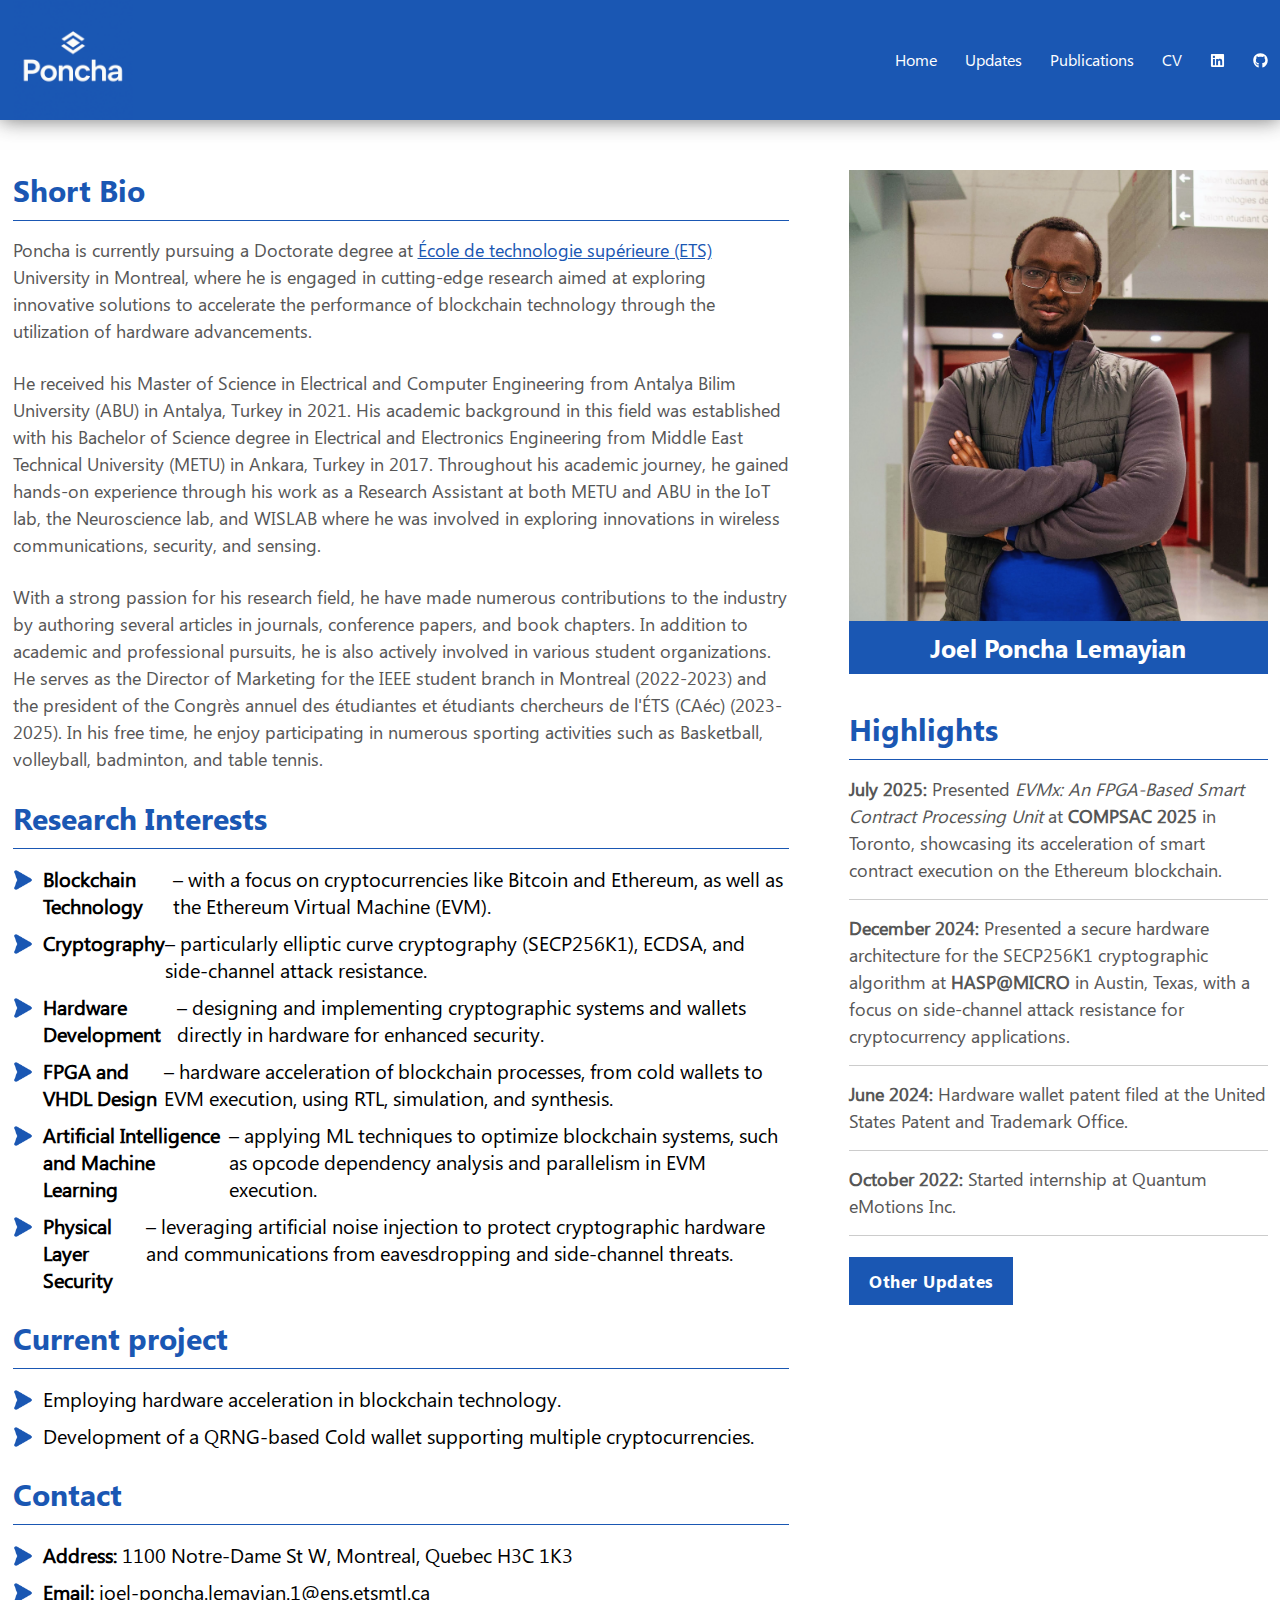
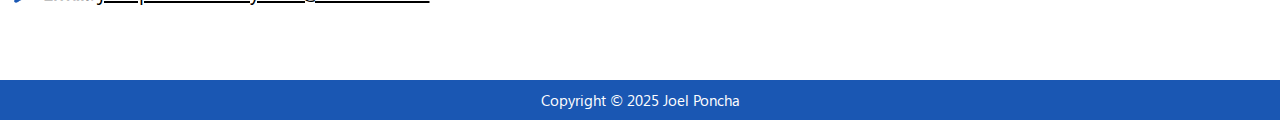
<file: index.html>
<!DOCTYPE html>
<html lang="en">
<head>
    <meta charset="UTF-8">
    <meta name="viewport" content="width=device-width, initial-scale=1.0">
    <title>Joel Poncha Lemayian</title>
    <link href="css/style.css" rel="stylesheet"/>
    <script src="javascript/header-footer.js"></script>
</head>
<body>
    
    <main-header></main-header>
    <main id="main">
    <section id="hero_section">
        <div class="container">
            <div class="row">
                <div class="content_part">
                     <div class="client_image">
                        <img src="assets/images/joel.jpg" alt="joel"/>
                        <div class="cline_name">Joel Poncha Lemayian</div>
                    </div>
                    <h2>Short Bio</h2>
                    <p>Poncha is currently pursuing a Doctorate degree at <a href="https://www.etsmtl.ca/">École de technologie supérieure (ETS)</a> University in Montreal, where he is engaged in cutting-edge research aimed at exploring innovative solutions to accelerate the performance of blockchain technology through the utilization of hardware advancements.</p>
                    <p>He received his Master of Science in Electrical and Computer Engineering from Antalya Bilim University (ABU) in Antalya, Turkey in 2021. His academic background in this field was established with his Bachelor of Science degree in Electrical and Electronics Engineering from Middle East Technical University (METU) in Ankara, Turkey in 2017. Throughout his academic journey, he gained hands-on experience through his work as a Research Assistant at both METU and ABU in the IoT lab, the Neuroscience lab, and WISLAB where he was involved in exploring innovations in wireless communications, security, and sensing.</p>
                    <p>With a strong passion for his research field, he have made numerous contributions to the industry by authoring several articles in journals, conference papers, and book chapters. In addition to academic and professional pursuits, he is also actively involved in various student organizations. He serves as the Director of Marketing for the IEEE student branch in Montreal (2022-2023) and the president of the Congrès annuel des étudiantes et étudiants chercheurs de l'ÉTS (CAéc) (2023-2025). In his free time, he enjoy participating in numerous sporting activities such as Basketball, volleyball, badminton, and table tennis.</p>
                    <h2>Research Interests</h2>
                    <ul>
                        <ul>
                            <li><strong>Blockchain Technology</strong> – with a focus on cryptocurrencies like Bitcoin and Ethereum, as well as the Ethereum Virtual Machine (EVM).</li>
                            <li><strong>Cryptography</strong> – particularly elliptic curve cryptography (SECP256K1), ECDSA, and side-channel attack resistance.</li>
                            <li><strong>Hardware Development</strong> – designing and implementing cryptographic systems and wallets directly in hardware for enhanced security.</li>
                            <li><strong>FPGA and VHDL Design</strong> – hardware acceleration of blockchain processes, from cold wallets to EVM execution, using RTL, simulation, and synthesis.</li>
                            <li><strong>Artificial Intelligence and Machine Learning</strong> – applying ML techniques to optimize blockchain systems, such as opcode dependency analysis and parallelism in EVM execution.</li>
                            <li><strong>Physical Layer Security</strong> – leveraging artificial noise injection to protect cryptographic hardware and communications from eavesdropping and side-channel threats.</li>
                    </ul>
                    <h2>Current project</h2>
                    <ul>
                        <li>Employing hardware acceleration in blockchain technology.</li>
                        <li>Development of a QRNG-based Cold wallet supporting multiple cryptocurrencies.</li>
                    </ul>
                    <h2>Contact</h2>
                    <ul>
                        <li><strong>Address:</strong>&nbsp;1100 Notre-Dame St W, Montreal, Quebec H3C 1K3</li>
                        <li><strong>Email:</strong>&nbsp;<a href="mailto:joel-poncha.lemayian.1@ens.etsmtl.ca">joel-poncha.lemayian.1@ens.etsmtl.ca</a></li>
                    </ul>
                </div>
                <div class="sidebar">
                    <div class="client_image">
                        <img src="assets/images/joel.jpg" alt="joel"/>
                        <div class="cline_name">Joel Poncha Lemayian</div>
                    </div>
                     <h2>Highlights</h2>
                     <div class="highlights">
                        <p><strong>July 2025:</strong> Presented <em>EVMx: An FPGA-Based Smart Contract Processing Unit</em> at <strong>COMPSAC 2025</strong> in Toronto, showcasing its acceleration of smart contract execution on the Ethereum blockchain.</p>
                     </div>
                     <div class="highlights">
                        <p><strong>December 2024:</strong> Presented a secure hardware architecture for the SECP256K1 cryptographic algorithm at <strong>HASP@MICRO</strong> in Austin, Texas, with a focus on side-channel attack resistance for cryptocurrency applications.</p>
                     </div>
                     <div class="highlights">
                        <p><strong>June 2024:</strong> Hardware wallet patent filed at the United States Patent and Trademark Office.</p>
                     </div>
                     <div class="highlights">
                        <p><strong>October 2022: </strong> Started internship at Quantum eMotions Inc.</p>
                     </div>
                     <a class="site_btn" href="/ImPoncha.github.io/updates">Other Updates</a>
                </div>
            </div>
        </div>
    </section>
     </main>
    <main-footer></main-footer>
    <script src="javascript/app.js"></script>
</body>
</html>
</file>
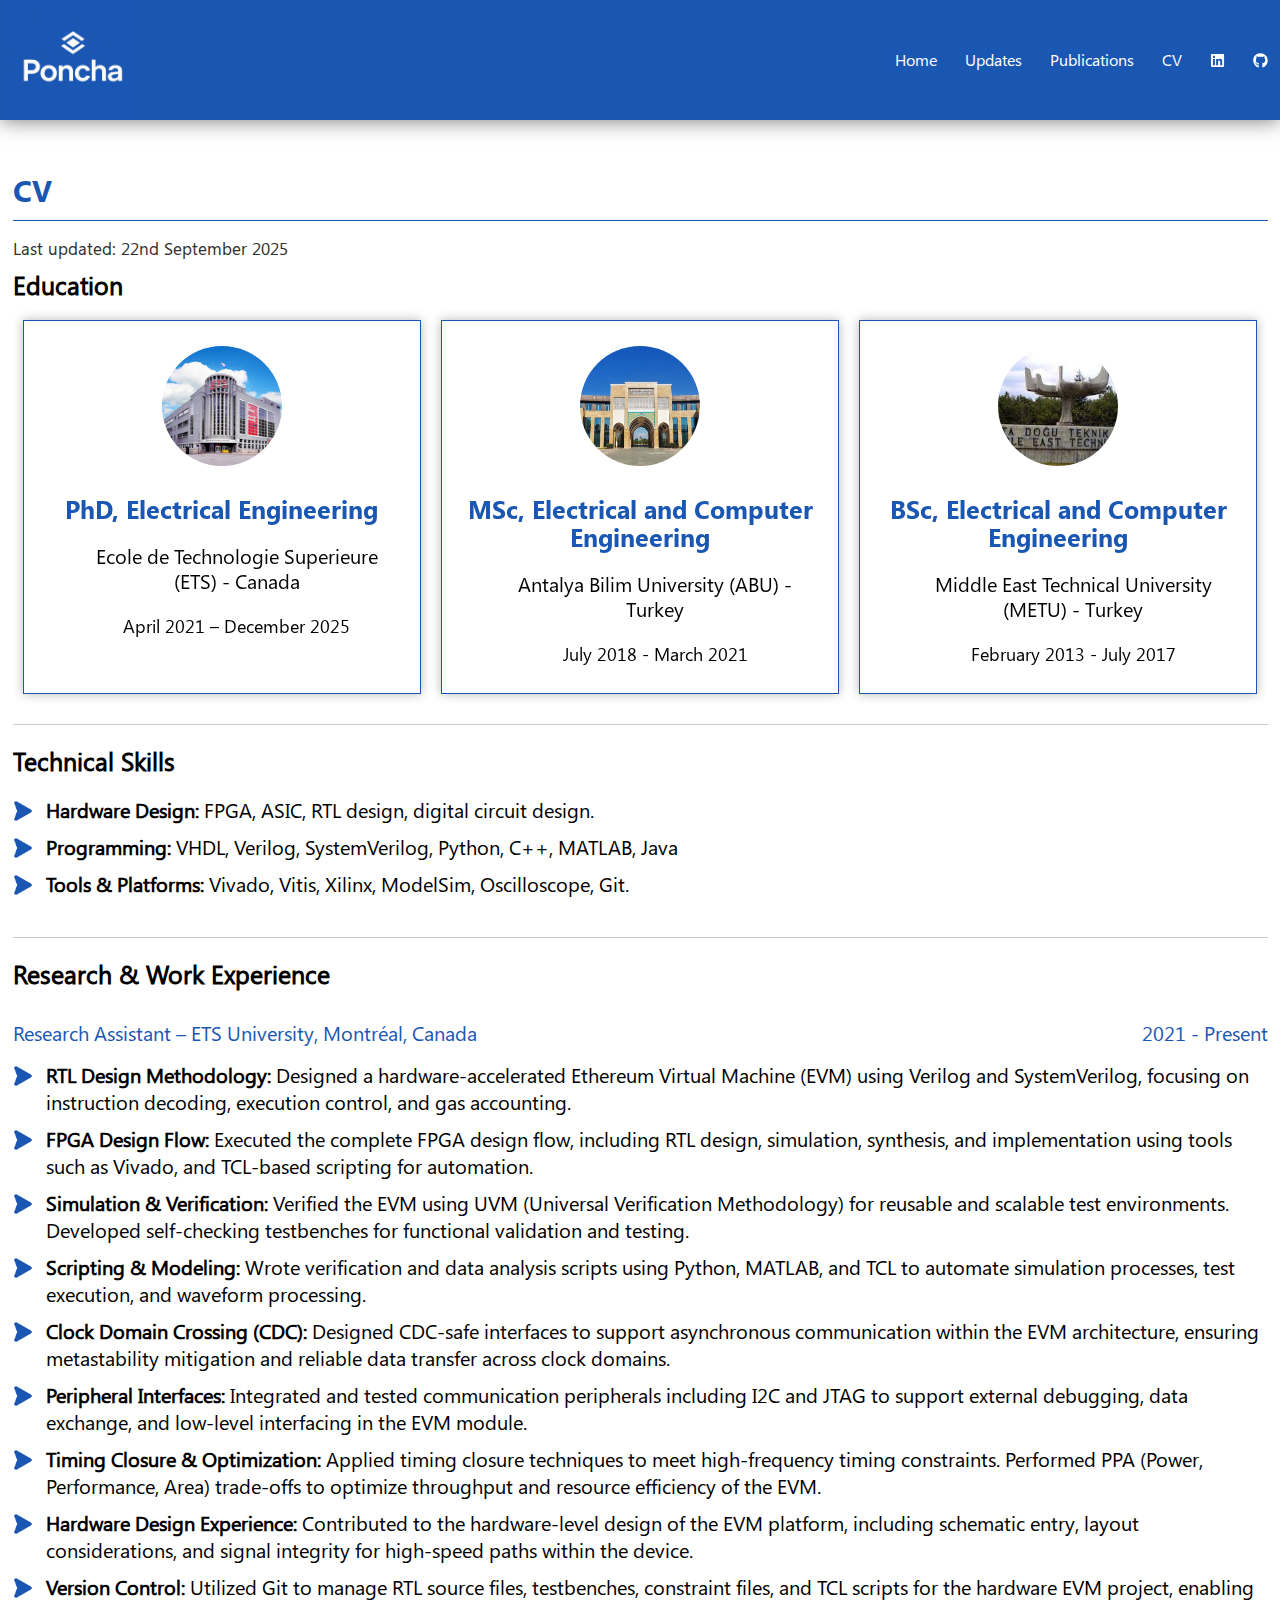
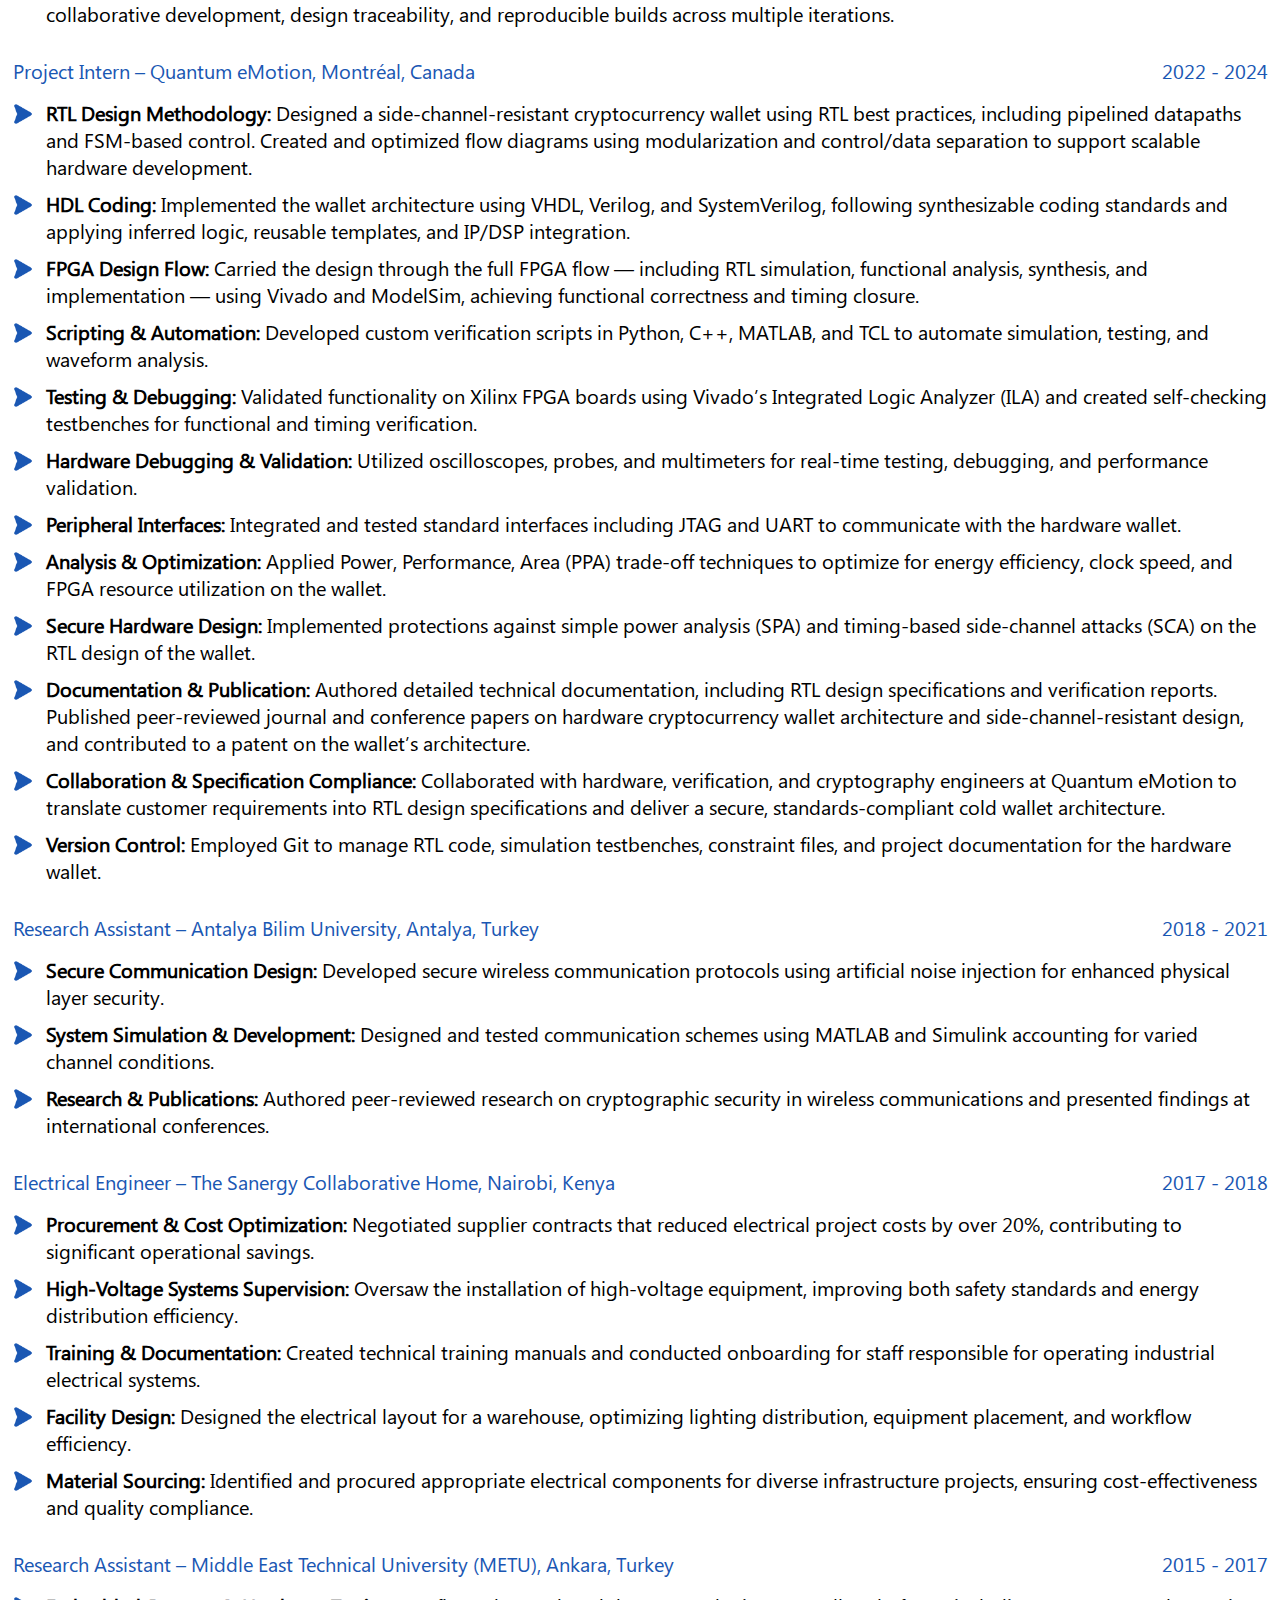
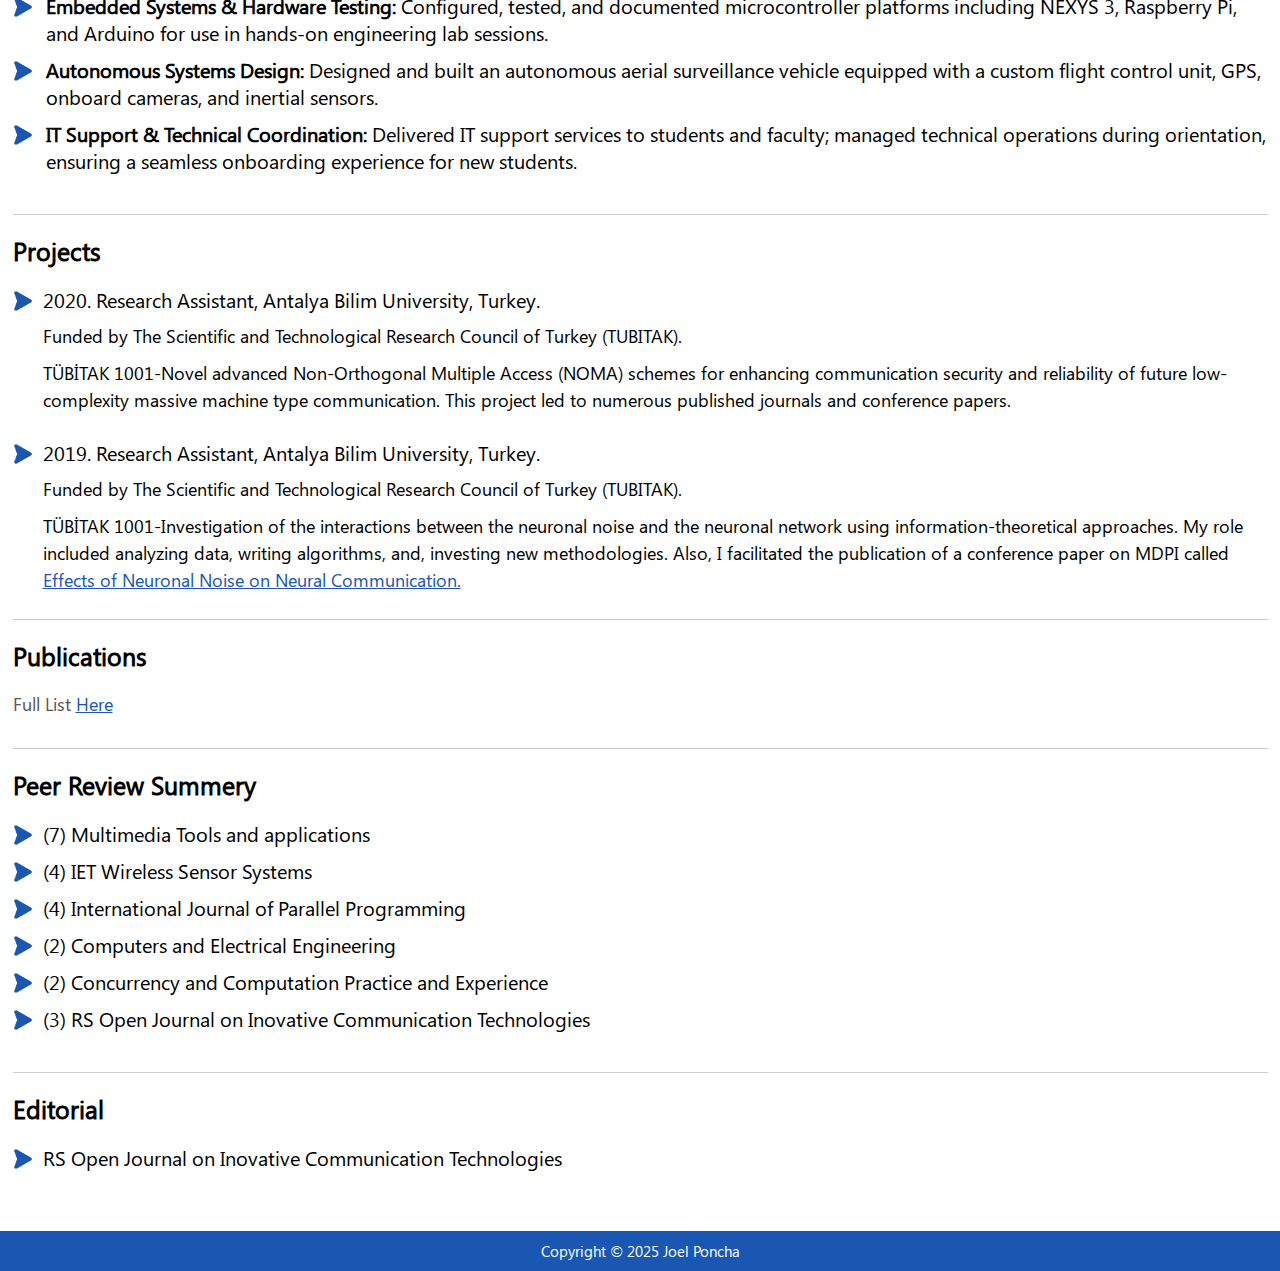
<file: CV.html>
<!DOCTYPE html>
<html lang="en">

<head>
    <meta charset="UTF-8">
    <meta name="viewport" content="width=device-width, initial-scale=1.0">
    <title>CV</title>
    <link href="css/style.css" rel="stylesheet" />
    <script src="javascript/header-footer.js"></script>
</head>

<body>
    <main-header></main-header>
    <main id="main">
        <section id="cv">
            <div class="container">
                <h2>CV</h2>
                <div class="last_updated">Last updated: 22nd September 2025</div>
                <div class="education">
                    <h3>Education</h3>
                    <div class="row">
                        <div class="education_box">
                           <div class="front_side">
                                <div class="ubi_img"><img src="assets/images/phd.png" alt="phd" /></div>
                                <h4>PhD, Electrical Engineering</h4>
                                <div class="university">Ecole de Technologie Superieure (ETS) - Canada</div>
                                <p>April 2021 – December 2025</p>
                            </div> 
                            <div class="back_side">
                                <div class="back_content"><strong>Thesis title:</strong> “FPGA-Based Solutions for Secure Cryptocurrency Wallets and Accelerated Smart Contract Execution”</div>
                                 <div class="back_content"><strong>Supervisor:</strong> Pascal Giard</div> 
                                 <div class="back_content"><strong>Co-supervisor:</strong> Kaiwen Zhang</div>                             
                            </div>
                        </div>
                        <div class="education_box">
                             <div class="front_side">
                                <div class="ubi_img"><img src="assets/images/msc.png" alt="msc" /></div>
                                <h4>MSc, Electrical and Computer Engineering</h4>
                                <div class="university">Antalya Bilim University (ABU) - Turkey</div>
                                <p>July 2018 - March 2021</p>
                            </div>
                            <div class="back_side">
                                <div class="back_content"><strong>Degree classification:</strong> High Honor</div>
                                 <div class="back_content"><strong>Dissertation title:</strong> “UAV-based Smart Rescue System Utilizing a Novel Wireless Communication Technique With Enhanced Security Against Internal and External Attacks”</div>                            
                                 <div class="back_content"><strong>Supervisor:</strong> Jehad Hamamreh</div>                            
                            </div>
                        </div>
                        <div class="education_box">
                            <div class="front_side">
                                <div class="ubi_img"><img src="assets/images/bsc.png" alt="bsc" /></div>
                                <h4>BSc, Electrical and Computer Engineering</h4>
                                <div class="university">Middle East Technical University (METU) - Turkey</div>
                                <p>February 2013 - July 2017</p>
                            </div>
                             <div class="back_side">
                                <div class="back_content"><strong>Degree classification:</strong>Honours</div>
                                <div class="back_content"><strong>Project:</strong>"Design and Development of an Autonomous Aerial Surveillance Vehicle (AASV)"</div>
                            </div>
                        </div>
                    </div>
                </div>
             
                <div class="technical_skills">
                    <h3>Technical Skills</h3>
                    <div class="content_part">
                        <ul>
                            <li><strong>Hardware Design:</strong>&nbsp;FPGA, ASIC, RTL design, digital circuit design.
                            </li>
                            <li><strong>Programming:</strong>&nbsp;VHDL, Verilog, SystemVerilog, Python, C++, MATLAB,
                                Java</li>
                            <li><strong>Tools & Platforms:</strong>&nbsp;Vivado, Vitis, Xilinx, ModelSim, Oscilloscope,
                                Git.</li>
                        </ul>
                    </div>
                </div>
                <div class="word_exp">
                    <h3>Research & Work Experience</h3>
                    <div class="content_part">

                        <!-- ETS -->
                        <div class="sub_head">Research Assistant – ETS University, Montréal, Canada<span>2021 -
                                Present</span></div>
                        <ul>
                            <li><strong>RTL Design Methodology:</strong> Designed a hardware-accelerated Ethereum
                                Virtual Machine (EVM) using Verilog and SystemVerilog, focusing on instruction decoding,
                                execution control, and gas accounting.</li>
                            <li><strong>FPGA Design Flow:</strong> Executed the complete FPGA design flow, including RTL
                                design, simulation, synthesis, and implementation using tools such as Vivado, and
                                TCL-based scripting for automation.</li>
                            <li><strong>Simulation & Verification:</strong> Verified the EVM using UVM (Universal
                                Verification Methodology) for reusable and scalable test environments. Developed
                                self-checking testbenches for functional validation and testing.</li>
                            <li><strong>Scripting & Modeling:</strong> Wrote verification and data analysis scripts
                                using Python, MATLAB, and TCL to automate simulation processes, test execution, and
                                waveform processing.</li>
                            <li><strong>Clock Domain Crossing (CDC):</strong> Designed CDC-safe interfaces to support
                                asynchronous communication within the EVM architecture, ensuring metastability
                                mitigation and reliable data transfer across clock domains.</li>
                            <li><strong>Peripheral Interfaces:</strong> Integrated and tested communication peripherals
                                including I2C and JTAG to support external debugging, data exchange, and low-level
                                interfacing in the EVM module.</li>
                            <li><strong>Timing Closure & Optimization:</strong> Applied timing closure techniques to
                                meet high-frequency timing constraints. Performed PPA (Power, Performance, Area)
                                trade-offs to optimize throughput and resource efficiency of the EVM.</li>
                            <li><strong>Hardware Design Experience:</strong> Contributed to the hardware-level design of
                                the EVM platform, including schematic entry, layout considerations, and signal integrity
                                for high-speed paths within the device.</li>
                            <li><strong>Version Control:</strong> Utilized Git to manage RTL source files, testbenches,
                                constraint files, and TCL scripts for the hardware EVM project, enabling collaborative
                                development, design traceability, and reproducible builds across multiple iterations.
                            </li>
                        </ul>

                        <!-- Quantum eMotion -->
                        <div class="sub_head">Project Intern – Quantum eMotion, Montréal, Canada<span>2022 - 2024</span>
                        </div>
                        <ul>
                            <li><strong>RTL Design Methodology:</strong> Designed a side-channel-resistant
                                cryptocurrency wallet using RTL best practices, including pipelined datapaths and
                                FSM-based control. Created and optimized flow diagrams using modularization and
                                control/data separation to support scalable hardware development.</li>
                            <li><strong>HDL Coding:</strong> Implemented the wallet architecture using VHDL, Verilog,
                                and SystemVerilog, following synthesizable coding standards and applying inferred logic,
                                reusable templates, and IP/DSP integration.</li>
                            <li><strong>FPGA Design Flow:</strong> Carried the design through the full FPGA flow —
                                including RTL simulation, functional analysis, synthesis, and implementation — using
                                Vivado and ModelSim, achieving functional correctness and timing closure.</li>
                            <li><strong>Scripting & Automation:</strong> Developed custom verification scripts in
                                Python, C++, MATLAB, and TCL to automate simulation, testing, and waveform analysis.
                            </li>
                            <li><strong>Testing & Debugging:</strong> Validated functionality on Xilinx FPGA boards
                                using Vivado’s Integrated Logic Analyzer (ILA) and created self-checking testbenches for
                                functional and timing verification.</li>
                            <li><strong>Hardware Debugging & Validation:</strong> Utilized oscilloscopes, probes, and
                                multimeters for real-time testing, debugging, and performance validation.</li>
                            <li><strong>Peripheral Interfaces:</strong> Integrated and tested standard interfaces
                                including JTAG and UART to communicate with the hardware wallet.</li>
                            <li><strong>Analysis & Optimization:</strong> Applied Power, Performance, Area (PPA)
                                trade-off techniques to optimize for energy efficiency, clock speed, and FPGA resource
                                utilization on the wallet.</li>
                            <li><strong>Secure Hardware Design:</strong> Implemented protections against simple power
                                analysis (SPA) and timing-based side-channel attacks (SCA) on the RTL design of the
                                wallet.</li>
                            <li><strong>Documentation & Publication:</strong> Authored detailed technical documentation,
                                including RTL design specifications and verification reports. Published peer-reviewed
                                journal and conference papers on hardware cryptocurrency wallet architecture and
                                side-channel-resistant design, and contributed to a patent on the wallet’s architecture.
                            </li>
                            <li><strong>Collaboration & Specification Compliance:</strong> Collaborated with hardware,
                                verification, and cryptography engineers at Quantum eMotion to translate customer
                                requirements into RTL design specifications and deliver a secure, standards-compliant
                                cold wallet architecture.</li>
                            <li><strong>Version Control:</strong> Employed Git to manage RTL code, simulation
                                testbenches, constraint files, and project documentation for the hardware wallet.</li>
                        </ul>

                        <!-- Antalya Bilim University -->
                        <div class="sub_head">Research Assistant – Antalya Bilim University, Antalya, Turkey<span>2018 -
                                2021</span></div>
                        <ul>
                            <li><strong>Secure Communication Design:</strong> Developed secure wireless communication
                                protocols using artificial noise injection for enhanced physical layer security.</li>
                            <li><strong>System Simulation & Development:</strong> Designed and tested communication
                                schemes using MATLAB and Simulink accounting for varied channel conditions.</li>
                            <li><strong>Research & Publications:</strong> Authored peer-reviewed research on
                                cryptographic security in wireless communications and presented findings at
                                international conferences.</li>
                        </ul>

                        <!-- Sanergy -->
                        <div class="sub_head">Electrical Engineer – The Sanergy Collaborative Home, Nairobi,
                            Kenya<span>2017 - 2018</span></div>
                        <ul>
                            <li><strong>Procurement & Cost Optimization:</strong> Negotiated supplier contracts that
                                reduced electrical project costs by over 20%, contributing to significant operational
                                savings.</li>
                            <li><strong>High-Voltage Systems Supervision:</strong> Oversaw the installation of
                                high-voltage equipment, improving both safety standards and energy distribution
                                efficiency.</li>
                            <li><strong>Training & Documentation:</strong> Created technical training manuals and
                                conducted onboarding for staff responsible for operating industrial electrical systems.
                            </li>
                            <li><strong>Facility Design:</strong> Designed the electrical layout for a warehouse,
                                optimizing lighting distribution, equipment placement, and workflow efficiency.</li>
                            <li><strong>Material Sourcing:</strong> Identified and procured appropriate electrical
                                components for diverse infrastructure projects, ensuring cost-effectiveness and quality
                                compliance.</li>
                        </ul>

                        <!-- METU -->
                        <div class="sub_head">Research Assistant – Middle East Technical University (METU), Ankara,
                            Turkey<span>2015 - 2017</span></div>
                        <ul>
                            <li><strong>Embedded Systems & Hardware Testing:</strong> Configured, tested, and documented
                                microcontroller platforms including NEXYS 3, Raspberry Pi, and Arduino for use in
                                hands-on engineering lab sessions.</li>
                            <li><strong>Autonomous Systems Design:</strong> Designed and built an autonomous aerial
                                surveillance vehicle equipped with a custom flight control unit, GPS, onboard cameras,
                                and inertial sensors.</li>
                            <li><strong>IT Support & Technical Coordination:</strong> Delivered IT support services to
                                students and faculty; managed technical operations during orientation, ensuring a
                                seamless onboarding experience for new students.</li>
                        </ul>

                    </div>
                </div>


                <div class="projects">
                    <h3>Projects</h3>
                    <div class="content_part">
                        <ul>
                            <li>2020. Research Assistant, Antalya Bilim University, Turkey.</li>
                            <p>Funded by The Scientific and Technological Research Council of Turkey (TUBITAK).</p>
                            <p>TÜBİTAK 1001-Novel advanced Non-Orthogonal Multiple Access (NOMA) schemes for enhancing
                                communication security and reliability of future low-complexity massive machine type
                                communication. This project led to numerous published journals and conference papers.
                            </p>
                        </ul>
                        <ul>
                            <li>2019. Research Assistant, Antalya Bilim University, Turkey.</li>
                            <p>Funded by The Scientific and Technological Research Council of Turkey (TUBITAK).</p>
                            <p>TÜBİTAK 1001-Investigation of the interactions between the neuronal noise and the
                                neuronal network using information-theoretical approaches. My role included analyzing
                                data, writing algorithms, and, investing new methodologies. Also, I facilitated the
                                publication of a conference paper on MDPI called <a
                                    href="https://www.mdpi.com/2504-3900/33/1/2">Effects of Neuronal Noise on Neural
                                    Communication.</a></p>
                        </ul>
                    </div>
                </div>
                <div class="publ">
                    <h3>Publications</h3>
                     <div class="content_part">
                    <p class="full_list" style="margin: 0;">Full List <a href="/ImPoncha.github.io/publications">Here</a></p>
                    </div>
                </div>
                <div class="review">
                    <h3>Peer Review Summery</h3>
                    <div class="content_part">
                        <ul>
                            <li>(7) Multimedia Tools and applications</li>
                            <li>(4) IET Wireless Sensor Systems</li>
                            <li>(4) International Journal of Parallel Programming</li>
                            <li>(2) Computers and Electrical Engineering</li>
                            <li>(2) Concurrency and Computation Practice and Experience</li>
                            <li>(3) RS Open Journal on Inovative Communication Technologies</li>
                        </ul>
                    </div>
                </div>
                <div class="editorial">
                    <h3>Editorial</h3>
                    <div class="content_part">
                        <ul>
                            <li>RS Open Journal on Inovative Communication Technologies</li>
                        </ul>
                    </div>
                </div>
            </div>
        </section>
    </main>
    <main-footer></main-footer>
    <script src="javascript/app.js"></script>
</body>

</html>
</file>
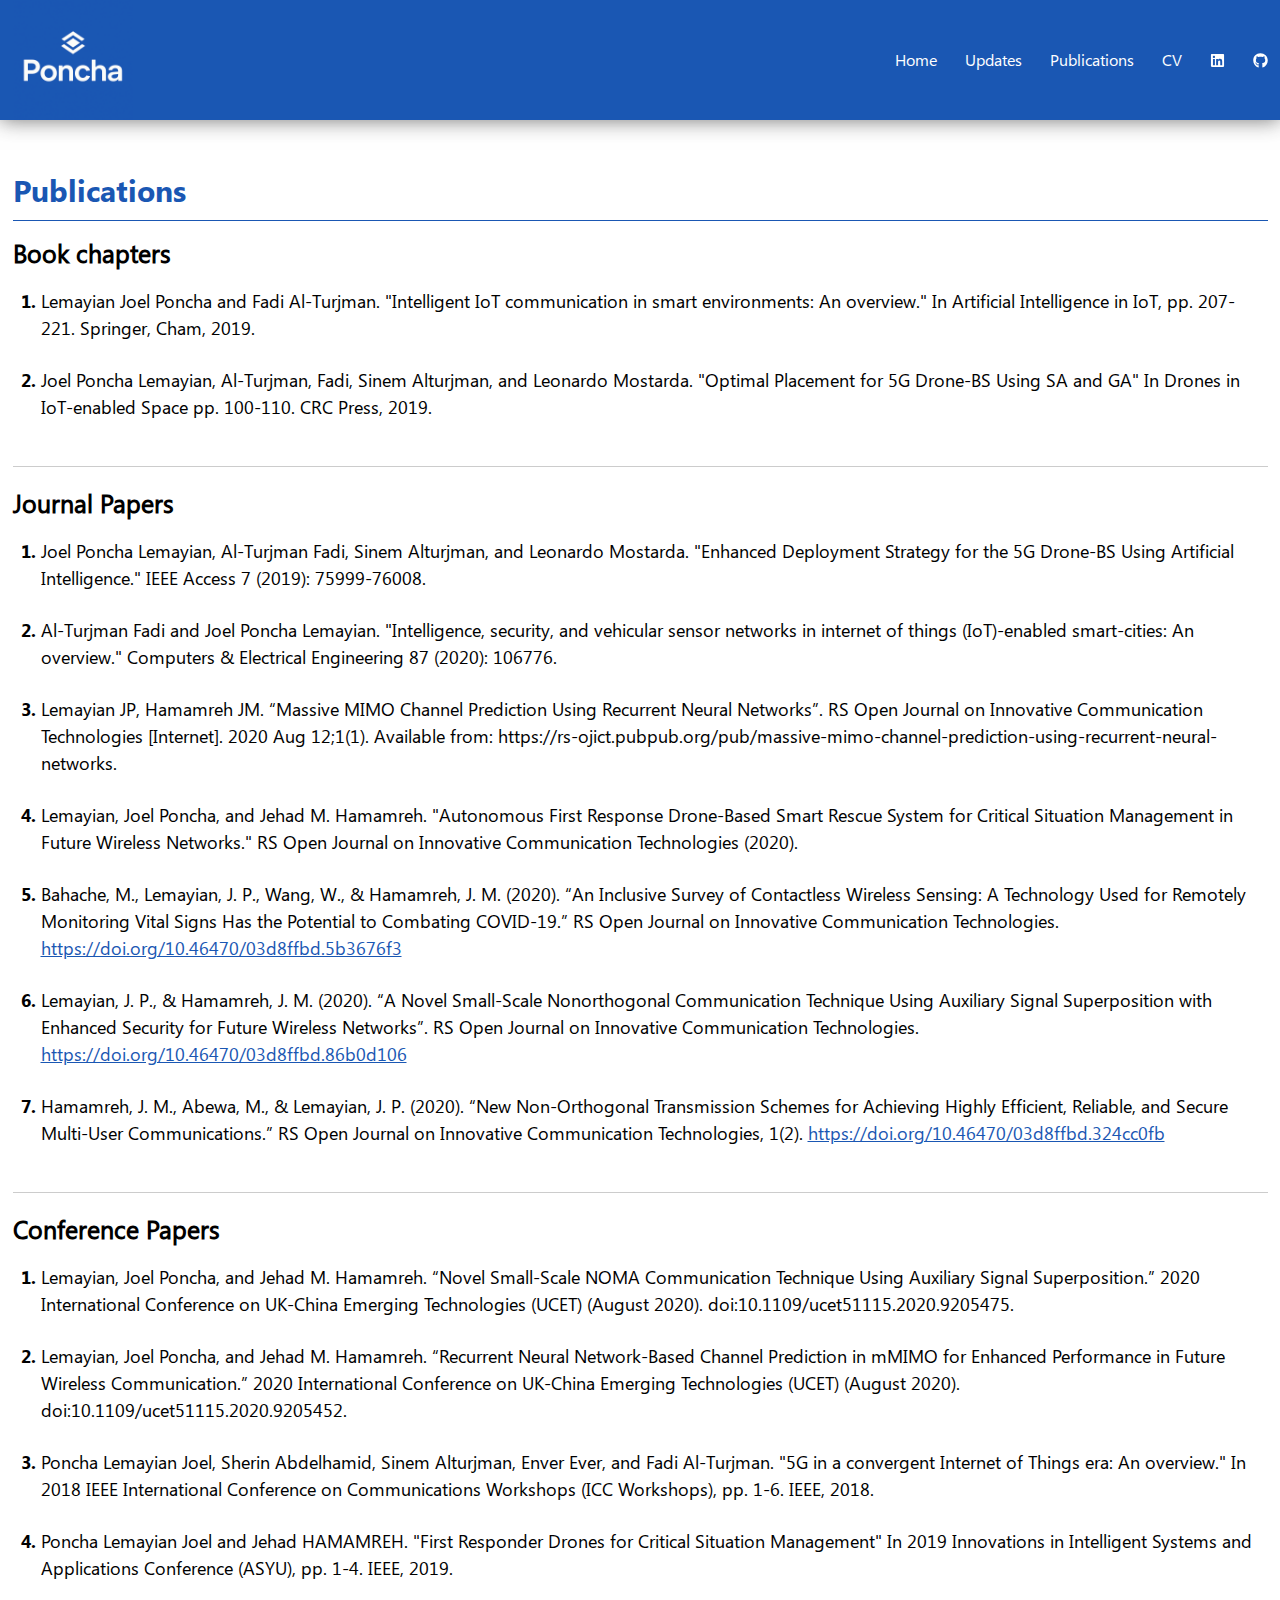
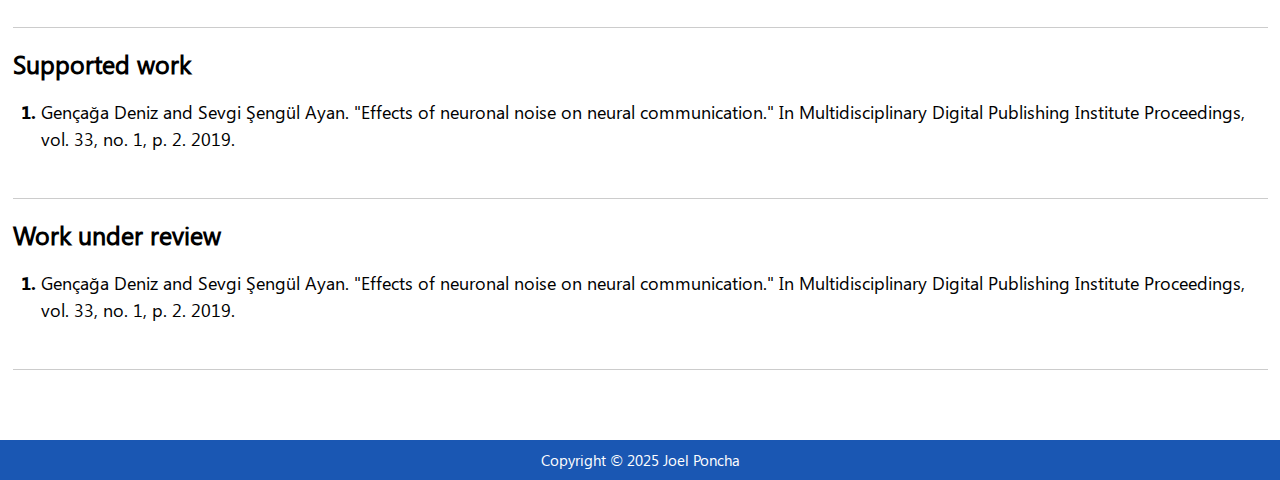
<file: publications.html>
<!DOCTYPE html>
<html lang="en">
<head>
    <meta charset="UTF-8">
    <meta name="viewport" content="width=device-width, initial-scale=1.0">
    <title>Publications</title>
    <link href="css/style.css" rel="stylesheet"/>
    <script src="javascript/header-footer.js"></script>
</head>
<body>
    <main-header></main-header>
    <main id="main">
        <section id="publications">
            <div class="container">
                <h2>Publications</h2>
                <div class="publication_lists">
                    <div class="pub_box">
                        <h3>Book chapters</h3>
                        <ol>
                            <li><p>Lemayian Joel Poncha and Fadi Al-Turjman. "Intelligent IoT communication in smart environments: An overview." In Artificial Intelligence in IoT, pp. 207-221. Springer, Cham, 2019.</p></li>
                            <li><p>Joel Poncha Lemayian, Al-Turjman, Fadi, Sinem Alturjman, and Leonardo Mostarda. "Optimal Placement for 5G Drone-BS Using SA and GA" In Drones in IoT-enabled Space pp. 100-110. CRC Press, 2019.</p></li>
                        </ol>
                    </div>
                    <div class="pub_box">
                        <h3>Journal Papers</h3>
                        <ol>
                            <li><p>Joel Poncha Lemayian, Al-Turjman Fadi, Sinem Alturjman, and Leonardo Mostarda. "Enhanced Deployment Strategy for the 5G Drone-BS Using Artificial Intelligence." IEEE Access 7 (2019): 75999-76008.</p></li>
                            <li><p>Al-Turjman Fadi and Joel Poncha Lemayian. "Intelligence, security, and vehicular sensor networks in internet of things (IoT)-enabled smart-cities: An overview." Computers & Electrical Engineering 87 (2020): 106776.</p></li>
                            <li><p>Lemayian JP, Hamamreh JM. “Massive MIMO Channel Prediction Using Recurrent Neural Networks”. RS Open Journal on Innovative Communication Technologies [Internet]. 2020 Aug 12;1(1). Available from: https://rs-ojict.pubpub.org/pub/massive-mimo-channel-prediction-using-recurrent-neural-networks.</p></li>
                            <li><p>Lemayian, Joel Poncha, and Jehad M. Hamamreh. "Autonomous First Response Drone-Based Smart Rescue System for Critical Situation Management in Future Wireless Networks." RS Open Journal on Innovative Communication Technologies (2020).</p></li>
                            <li><p>Bahache, M., Lemayian, J. P., Wang, W., & Hamamreh, J. M. (2020). “An Inclusive Survey of Contactless Wireless Sensing: A Technology Used for Remotely Monitoring Vital Signs Has the Potential to Combating COVID-19.” RS Open Journal on Innovative Communication Technologies. <a href="https://doi.org/10.46470/03d8ffbd.5b3676f3">https://doi.org/10.46470/03d8ffbd.5b3676f3</a></p></li>
                            <li><p>Lemayian, J. P., & Hamamreh, J. M. (2020). “A Novel Small-Scale Nonorthogonal Communication Technique Using Auxiliary Signal Superposition with Enhanced Security for Future Wireless Networks”. RS Open Journal on Innovative Communication Technologies. <a href="https://doi.org/10.46470/03d8ffbd.86b0d106">https://doi.org/10.46470/03d8ffbd.86b0d106</a></p></li>
                            <li><p>Hamamreh, J. M., Abewa, M., & Lemayian, J. P. (2020). “New Non-Orthogonal Transmission Schemes for Achieving Highly Efficient, Reliable, and Secure Multi-User Communications.” RS Open Journal on Innovative Communication Technologies, 1(2). <a href="https://doi.org/10.46470/03d8ffbd.324cc0fb">https://doi.org/10.46470/03d8ffbd.324cc0fb</a></p></li>
                        </ol>
                    </div>
                     <div class="pub_box">
                        <h3>Conference Papers</h3>
                        <ol>
                            <li><p>Lemayian, Joel Poncha, and Jehad M. Hamamreh. “Novel Small-Scale NOMA Communication Technique Using Auxiliary Signal Superposition.” 2020 International Conference on UK-China Emerging Technologies (UCET) (August 2020). doi:10.1109/ucet51115.2020.9205475.</p></li>
                            <li><p>Lemayian, Joel Poncha, and Jehad M. Hamamreh. “Recurrent Neural Network-Based Channel Prediction in mMIMO for Enhanced Performance in Future Wireless Communication.” 2020 International Conference on UK-China Emerging Technologies (UCET) (August 2020). doi:10.1109/ucet51115.2020.9205452.</p></li>
                            <li><p>Poncha Lemayian Joel, Sherin Abdelhamid, Sinem Alturjman, Enver Ever, and Fadi Al-Turjman. "5G in a convergent Internet of Things era: An overview." In 2018 IEEE International Conference on Communications Workshops (ICC Workshops), pp. 1-6. IEEE, 2018.</p></li>
                            <li><p>Poncha Lemayian Joel and Jehad HAMAMREH. "First Responder Drones for Critical Situation Management" In 2019 Innovations in Intelligent Systems and Applications Conference (ASYU), pp. 1-4. IEEE, 2019.</p></li>
                        </ol>
                    </div>
                    <div class="pub_box">
                        <h3>Supported work</h3>
                        <ol>
                            <li><p>Gençağa Deniz and Sevgi Şengül Ayan. "Effects of neuronal noise on neural communication." In Multidisciplinary Digital Publishing Institute Proceedings, vol. 33, no. 1, p. 2. 2019.</p></li>
                        </ol>
                    </div>
                    <div class="pub_box">
                        <h3>Work under review</h3>
                        <ol>
                            <li><p>Gençağa Deniz and Sevgi Şengül Ayan. "Effects of neuronal noise on neural communication." In Multidisciplinary Digital Publishing Institute Proceedings, vol. 33, no. 1, p. 2. 2019.</p></li></p></li>
                        </ol>
                    </div>
                </div>
            </div>
        </section>
    </main>
     <main-footer></main-footer>
     <script src="javascript/app.js"></script>
</body>
</html>
</file>
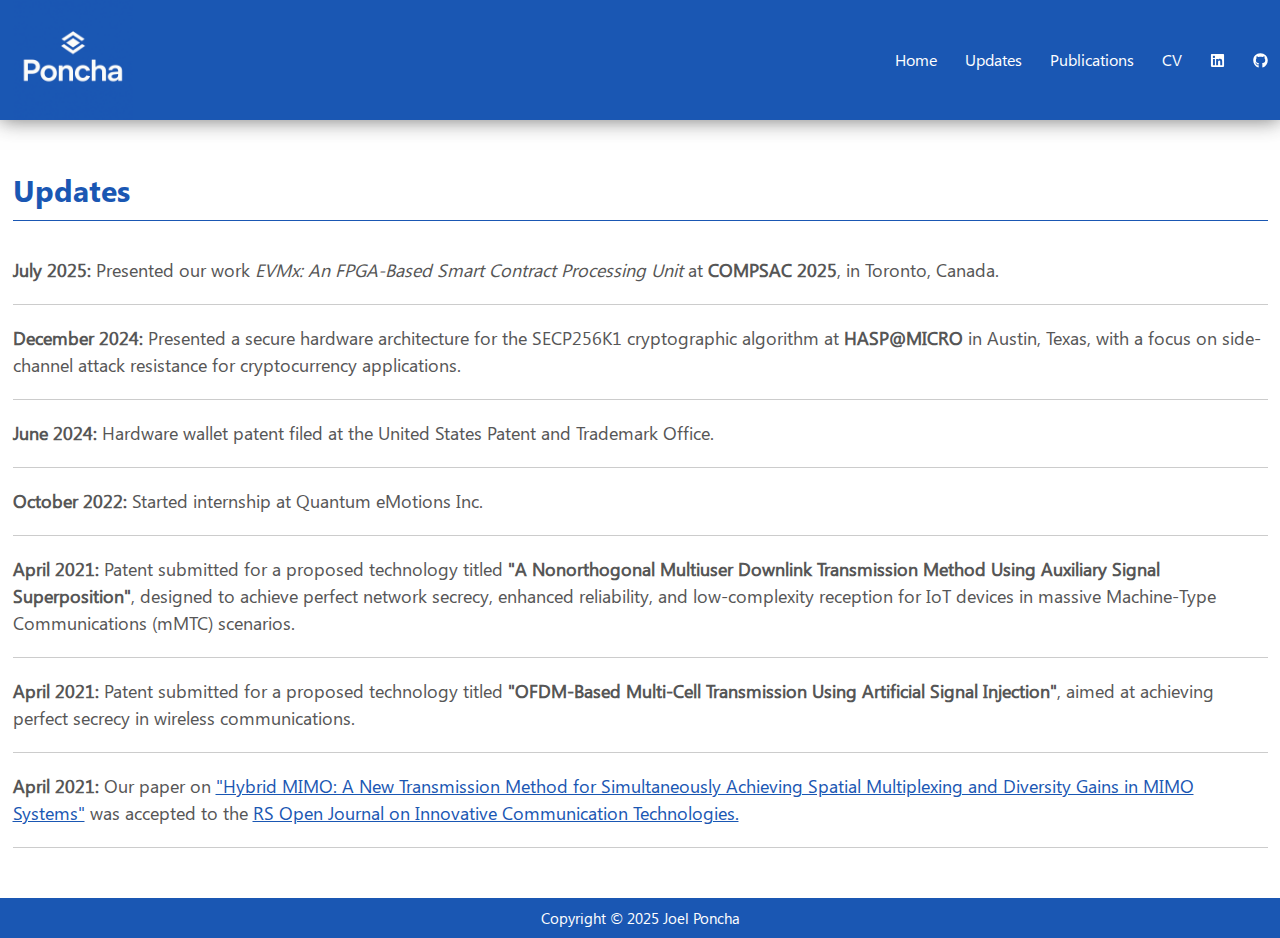
<file: updates.html>
<!DOCTYPE html>
<html lang="en">
<head>
    <meta charset="UTF-8">
    <meta name="viewport" content="width=device-width, initial-scale=1.0">
    <title>Updates</title>
    <link href="css/style.css" rel="stylesheet"/>
     <script src="javascript/header-footer.js"></script>
</head>
<body>
         <main-header></main-header>
         <main id="main">
            <section id="updates">
                <div class="container">
                 <h2>Updates</h2>
                     <div class="highlights">
                        <p><strong>July 2025:</strong> Presented our work <em>EVMx: An FPGA-Based Smart Contract Processing Unit</em> at <strong>COMPSAC 2025</strong>, in Toronto, Canada.</p>
                     </div>
                     <div class="highlights">
                        <p><strong>December 2024:</strong> Presented a secure hardware architecture for the SECP256K1 cryptographic algorithm at <strong>HASP@MICRO</strong> in Austin, Texas, with a focus on side-channel attack resistance for cryptocurrency applications.</p>
                     </div>
                     <div class="highlights">
                        <p><strong>June 2024:</strong> Hardware wallet patent filed at the United States Patent and Trademark Office.</p>
                     </div>
                     <div class="highlights">
                        <p><strong>October 2022:</strong> Started internship at Quantum eMotions Inc.</p>
                     </div>
                     <div class="highlights">
                        <p><strong>April 2021:</strong> Patent submitted for a proposed technology titled <strong>"A Nonorthogonal Multiuser Downlink Transmission Method Using Auxiliary Signal Superposition"</strong>, designed to achieve perfect network secrecy, enhanced reliability, and low-complexity reception for IoT devices in massive Machine-Type Communications (mMTC) scenarios.</p>
                     </div>
                     <div class="highlights">
                        <p><strong>April 2021:</strong> Patent submitted for a proposed technology titled <strong>"OFDM-Based Multi-Cell Transmission Using Artificial Signal Injection"</strong>, aimed at achieving perfect secrecy in wireless communications.</p>
                     </div>
                     <div class="highlights">
                        <p><strong>April 2021:</strong> Our paper on <a href="https://assets.pubpub.org/dj6meqje/21620492952064.pdf" target="_blank">"Hybrid MIMO: A New Transmission Method for Simultaneously Achieving Spatial Multiplexing and Diversity Gains in MIMO Systems"</a> was accepted to the <a href="https://rs-ojict.pubpub.org/#:~:text=RS%20Open%20Journal%20on%20Innovative%20Communication%20Technologies%20is%20a%20Technically,limits%2C%20%26%20Authors%20Receive%20Royalties." target="_blank">RS Open Journal on Innovative Communication Technologies.</a></p>
                     </div>
                     </div>
            </section>
         </main>
         <main-footer></main-footer>
         <script src="javascript/app.js"></script>
    </body>
</html>
</file>
<file: css/style.css>
*{
    margin: 0;
    padding: 0;
    -webkit-box-sizing: border-box;
            box-sizing: border-box;
}
:root{
    --primary_family:segoe_bold;
    --secondary_family:segoe_light;
    --primary-color:#1a57b3;
}
/** GLOBAL CSS **/
@font-face {
    font-family: segoe_light;
    src: url(../assets/fonts/segoe_light.ttf);
    font-weight: 300;
    font-style: normal;
    font-display: swap;
}
@font-face {
    font-family: segoe_bold;
    src: url(../assets/fonts/segoe_bold.ttf);
    font-weight: 700; 
    font-style: normal;
    font-display: swap;
}
body{
    min-height: 100vh;
    display: -webkit-box;
    display: -ms-flexbox;
    display: flex;
    -webkit-box-orient: vertical;
    -webkit-box-direction: normal;
        -ms-flex-direction: column;
            flex-direction: column;
}
#main{
    -webkit-box-flex: 1;
        -ms-flex-positive: 1;
            flex-grow: 1;
}
.container{
    width:min(1380px, calc(100% - 25px));
    margin: 0 auto;
}
img{
    width: 100%;
    height: 100%;
    display: block;
}
ul{
    margin: 0;
    padding: 0;
    list-style: none;
}
a{
    text-decoration: none;
}
p{
    font-size: 18px;
    font-family: var(--secondary_family);
    line-height: 27px;
    color:#565656;
    margin-bottom: 25px;
}
h2 {
    font-family: var(--primary_family);
    font-size: 30px;
    line-height: 40px;
    color: var(--primary-color);
    margin-bottom: 16px;
    border-bottom: 1px solid var(--primary-color);
    padding-bottom: 10px;
}
h3{
    font-family: var(--secondary_family);
    font-size: 25px;
    line-height: 31px;
    color: #000;
    margin-block: 10px 20px;
}
.row{
    display: -webkit-box;
    display: -ms-flexbox;
    display: flex;
}
.site_btn {
    background: var(--primary-color);
    font-family: var(--primary_family);
    font-size: 17px;
    padding: 13px 20px;
    display: inline-block;
    color: #fff;
    margin-top: 6px;
    letter-spacing: 0.5px;
    -webkit-transition: all 500ms ease;
    -o-transition: all 500ms ease;
    transition: all 500ms ease;
}
.site_btn:hover{
    background: #123d7f;
}
.highlights p{
    margin: 0;
}
.highlights {
    border-bottom: 1px solid rgba(0,0,0,0.2);
    padding-bottom: 15px;
    margin-bottom: 15px;
}
.highlights a{
    color:var(--primary-color);
    text-decoration: underline;
}
/** GLOBAL CSS **/
/** HEADER **/
main-header {
    position: sticky;
    top: 0;
    z-index: 9999;
    -webkit-box-shadow: 0 0 20px #222222a1;
            box-shadow: 0 0 20px #222222a1;
}
#site_header{
    background: var(--primary-color);
    z-index: 999;
}
#site_header .nav_inner{
    display: -webkit-box;
    display: -ms-flexbox;
    display: flex;
    -webkit-box-align: center;
        -ms-flex-align: center;
            align-items: center;
    -webkit-box-pack: justify;
        -ms-flex-pack: justify;
            justify-content: space-between;
    position: relative;
}
#site_header .nav_inner .logo a{
    width: 120px;
    display: block;
}
#site_header .navigation ul{
    display:-webkit-box;
    display:-ms-flexbox;
    display:flex;
    -webkit-box-align: center;
        -ms-flex-align: center;
            align-items: center;
    gap:28px;
}
#site_header .navigation ul a{
    font-family: var(--secondary_family);
    font-size: 16.2px;
    line-height: 18px;
    color:#fff;
    display: block;
    -webkit-transition: all 500ms ease;
    -o-transition: all 500ms ease;
    transition: all 500ms ease;
}
#site_header .navigation ul a:hover{
    opacity: 0.6;
}
#site_header .navigation ul svg{
    fill:#fff;
    width: 15px;
    height: 15px;
    margin-top: 4px;
}
/** HEADER **/
/** HERO SECTION **/
#hero_section{
    padding-block: 50px;
}
#hero_section  .row{
    gap:60px;
}
#hero_section .content_part{
    width: 65%;
}
#hero_section .sidebar{
    width: 35%;
}
p a{
    color: var(--primary-color);
    text-decoration: underline;
}
#hero_section .cline_name{
    font-family: var(--primary_family);
    color:#fff;
    background: var(--primary-color);
    padding: 10px 5px;
    text-align: center;
    font-size: 25px;
    position: relative;
    z-index: 5;
}
#hero_section .client_image {
    overflow: hidden;
    margin-bottom: 35px;
}
#hero_section .client_image img{
    -webkit-transition: all 500ms ease;
    -o-transition: all 500ms ease;
    transition: all 500ms ease;
}
#hero_section .client_image:hover img{
    scale:1.1;
}
#hero_section .content_part ul {
    margin-bottom: 25px;
}
 .content_part ul li {
    font-family: var(--secondary_family);
    font-size: 20px;
    margin-bottom: 10px;
    color: #000;
    display: -webkit-box;
    display: -ms-flexbox;
    display: flex;
    -webkit-box-align: start;
        -ms-flex-align: start;
            align-items: flex-start;
}
.content_part ul li a{
    text-decoration: underline;
    color: #000;
    word-break: break-all;
}
.content_part ul li:before {
    content: "";
    background: url(../assets/images/arrow-right.png);
    width: 20px;
    height: 20px;
    background-size: cover;
    background-repeat: no-repeat;
    margin-right: 10px;
    margin-top: 5px;
    -ms-flex-negative: 0;
        flex-shrink: 0;
}
/** HERO SECTION **/
/** FOOTER CSS **/
#site_footer{
    background: var(--primary-color);
    text-align: center;
    padding: 10px 10px;
    font-family: var(--secondary_family);
    font-size: 15px;
    color: #fff;
}
/** FOOTER CSS **/
/** UPDATED PAGE CSS **/
#updates{
    padding-block: 50px;
}
#updates .highlights{
    margin: 0;
    padding-block: 20px;
}
/** UPDATED PAGE CSS **/
/** PUBLICATIONS PAGE CSS **/
#publications{
    padding-block:50px;
}
#publications ol{
    font-size: 18px;
    font-family: var(--primary_family);
    padding-left: 28px;
}
#publications ol p{
    color:#000;
}
.pub_box{
    border-bottom: 1px solid #ccc;
    margin-bottom: 20px;
    padding-bottom: 20px;
}
.pub_box .top_head{
    color: #000;
}
.pub_box .pro_name{
    margin: 0;
}
.pub_box span{
    color: var(--primary-color);
}
.pub_box .btns_group{
    display: -webkit-box;
    display: -ms-flexbox;
    display: flex;
    -ms-flex-wrap: wrap;
        flex-wrap: wrap;
    -webkit-box-align: center;
        -ms-flex-align: center;
            align-items: center;
    gap: 7px;
}
/** PUBLICATIONS PAGE CSS **/
/** CV PAGE CSS **/
#cv{
    padding-block: 50px;
}
#cv .education_box {
    text-align: center;
    width: calc(33.33% - 20px);
    position: relative;
    -webkit-transform-style: preserve-3d;
            transform-style: preserve-3d;
  
}

#cv .education_box .front_side{
     background: #fff;
    padding: 25px;
    -webkit-box-shadow: 0 0 10px #22222252;
            box-shadow: 0 0 10px #22222252;
    border: 1px solid var(--primary-color);
    -webkit-transition: all 500ms linear;
    -o-transition: all 500ms linear;
    transition: all 500ms linear;
    -webkit-transform-style: preserve-3d;
            transform-style: preserve-3d;
    -webkit-transform: translateY(0);
        -ms-transform: translateY(0);
            transform: translateY(0);
    -webkit-backface-visibility: hidden;
            backface-visibility: hidden;
     width: 100%;
    height: 100%;
}
#cv .back_side {
    position: absolute;
    left: 0;
    top: 0;
    width: 100%;
    height: 100%;
    background: #fff;
    padding: 25px;
    -webkit-box-shadow: 0 0 10px #22222252;
            box-shadow: 0 0 10px #22222252;
    border: 1px solid var(--primary-color);
    -webkit-transition: all 500ms linear;
    -o-transition: all 500ms linear;
    transition: all 500ms linear;
    -webkit-transform-style: preserve-3d;
            transform-style: preserve-3d;
    -webkit-transform: rotateY(180deg);
            transform: rotateY(180deg);
    -webkit-backface-visibility: hidden;
            backface-visibility: hidden;
}
#cv .back_side .back_content{
    font-family: var(--secondary_family);
    font-size: 20px;
    line-height: 25px;
    color: #000;
    margin-bottom: 25px;
    text-align: left;
}
#cv .education_box:hover .front_side,
#cv .education_box:active .front_side{
    -webkit-transform: rotateY(180deg);
            transform: rotateY(180deg);
}
#cv .education_box:hover .back_side,
#cv .education_box:active .back_side{
    -webkit-transform: rotateY(0deg);
            transform: rotateY(0deg);
}
#cv .education_box .ubi_img{
    width: 120px;
    aspect-ratio: 1;
    border-radius: 50%;
    overflow: hidden;
    margin: 0 auto 29px;
}
#cv .education_box .ubi_img img{
    -o-object-fit: cover;
       object-fit: cover;
}

.last_updated {
    font-family: var(--secondary_family);
    font-size: 17px;
    color: #303030;
}
#cv .education_box h4{
    font-family: var(--primary_family);
    font-size: 25px;
    line-height: 28px;
    color: var(--primary-color);
    margin-bottom: 20px;
    display: -webkit-box;
    display: -ms-flexbox;
    display: flex;
    -webkit-box-align: start;
        -ms-flex-align: start;
            align-items: flex-start;
    -webkit-box-pack: center;
        -ms-flex-pack: center;
            justify-content: center;
}

#cv .row{
    gap:20px;
    -ms-flex-wrap: wrap;
        flex-wrap: wrap;
    -webkit-box-pack: center;
        -ms-flex-pack: center;
            justify-content: center;
}
#cv .education,
#cv .review,
#cv .technical_skills,
#cv .word_exp,
#cv .publ{
   border-bottom: 1px solid #ccc;
   margin-bottom: 20px;
   padding-bottom: 30px;
}
#cv .education_box .university{
    font-family: var(--secondary_family);
    font-size: 20px;
    line-height: 25px;
    color: #000;
    margin-bottom: 20px;
    padding-left: 30px;
}
#cv .word_exp .sub_head{
    font-size: 20px;
    font-family: 'segoe_light';
    color: var(--primary-color);
    display: -webkit-box;
    display: -ms-flexbox;
    display: flex;
    -webkit-box-align: center;
        -ms-flex-align: center;
            align-items: center;
    -webkit-box-pack: justify;
        -ms-flex-pack: justify;
            justify-content: space-between;
    margin-bottom: 15px;
    margin-top: 30px;
}
#cv :is(.word_exp, .technical_skills) ul li {
    display: block;
    position: relative;
    padding-left: 33px;
}
#cv :is(.word_exp, .technical_skills) ul li::before{
    position: absolute;
    left: 0;
    top: 0;
}
#cv .education_box p{
    color: #000;
    margin: 0;
    padding-left: 30px;
}
#cv .education_box ol{
    padding-left: 30px;
     font-size: 20px;
    line-height: 25px;
    color: #fff;
}
#cv .education_box ol .university{
    padding: 0;
}
#cv .projects{
    border-bottom: 1px solid #ccc;
    margin-bottom: 20px;
    padding-bottom: 0px;
}
#cv .projects ul{
    margin-bottom: 25px;
}
#cv .projects ul p{
    margin-bottom: 10px;
    padding-left: 30px;
    color: #000;
}

/** CV PAGE CSS **/
/** MOBILE MENU CSS **/
.hamburger{
    display: none;
}
/** MOBILE MENU CSS **/
/** RESPONSIVE CSS **/
@media(min-width:767.98px){
    #hero_section .content_part .client_image{
        display: none;
    }
}
@media(max-width:991.98px){
    #hero_section .row{
        gap:15px;
    }
    #cv .education_box{
        width: calc(50% - 20px);
    }
}
@media(max-width:767.98px){
    .row{
        -webkit-box-orient: vertical;
        -webkit-box-direction: normal;
            -ms-flex-direction: column;
                flex-direction: column;
    }
    #hero_section :is(.content_part, .sidebar){
        width: 100%;
    }
    #hero_section .sidebar .client_image{
        display: none;
    }
    #site_header .navigation {
        position: absolute;
        top: 100%;
        width: 100vw;
        margin: 0 calc(50% - 50vw);
         display: -ms-grid;
         display: grid;
        -ms-grid-rows: 0fr;
        grid-template-rows: 0fr;
        overflow: hidden;
        -webkit-transition: all 500ms ease;
        -o-transition: all 500ms ease;
        transition: all 500ms ease;
    }
    #site_header .navigation.active{
        -ms-grid-rows: 1fr;
        grid-template-rows: 1fr;
    }
    #site_header .navigation > div{
        overflow: hidden;
    }
    #cv .education_box{
        width: 100%;
    }
    #cv .education_box :is(.front_side, .back_side){
        padding: 15px;
    }
    #site_header .navigation ul{
        -webkit-box-orient: vertical;
        -webkit-box-direction: normal;
            -ms-flex-direction: column;
                flex-direction: column;
        -webkit-box-align: start;
            -ms-flex-align: start;
                align-items: flex-start;
        background: var(--primary-color);
        padding: 20px;
    }
    .hamburger{
        display: block;
    }
    .content_part ul li{
        font-size: 16px;
    }
    p{
        font-size: 16px;
        line-height: 25px;
    }
    h2{
        font-size: 27px;
        line-height: 37px;
    }
    .content_part ul li:before{
        width: 17px;
        height: 17px;
        margin-top: 3px;
    }
    #site_header .navigation ul a{
        font-size: 22.2px;
        line-height: 23px;
    }
    #site_header .navigation ul svg{
        width: 22px;
        height: 22px;
    }
    #cv .education_box h4{
        font-size: 21px;
        line-height: 27px;
    }
    #cv .education_box .university{
        font-size: 18px;
        line-height: 23px;
    }
    #hero_section,
    #updates,
    #publications,
    #cv{
        padding-block: 20px;
    }
    #cv .word_exp .sub_head{
        -webkit-box-align: start;
            -ms-flex-align: start;
                align-items: flex-start;
        -webkit-box-orient: vertical;
        -webkit-box-direction: normal;
            -ms-flex-direction: column;
                flex-direction: column;
    }
}
/** RESPONSIVE CSS **/
</file>
